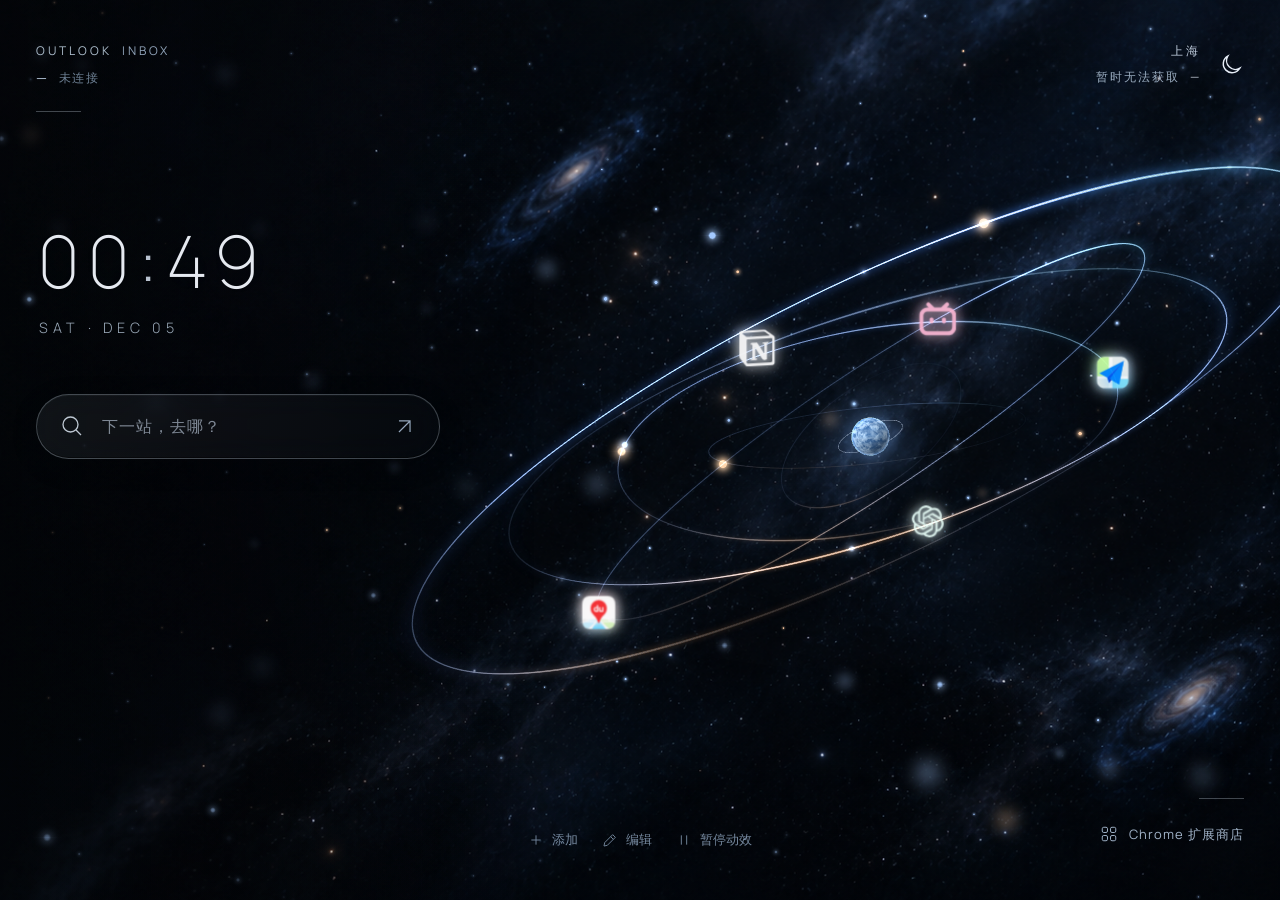
<file: index.html>
<!doctype html>
<html lang="zh-CN">
<head>
  <meta charset="utf-8">
  <meta name="viewport" content="width=device-width,initial-scale=1">
  <meta name="theme-color" content="#080b12">
  <meta name="description" content="Orbit，你的搜索与收藏星系。">
  <title>ORBIT · 你的新标签页</title>
  <link rel="stylesheet" href="style.css?v=18">
  <script src="app.js?v=18" defer></script>
</head>
<body>
  <div class="atmosphere" aria-hidden="true"></div>
  <canvas id="space" aria-hidden="true"></canvas>
  <div class="reading-shade" aria-hidden="true"></div>

  <header class="corner-header">
    <a id="inbox" class="inbox" href="https://outlook.live.com/mail/0/" target="_blank" rel="noopener noreferrer" aria-label="打开 Outlook 邮箱，未读数尚未连接">
      <svg viewBox="0 0 24 24" fill="none" stroke="currentColor" stroke-width="1.3" aria-hidden="true"><rect x="3" y="5" width="18" height="14" rx="3"/><path d="m4 7 8 6 8-6"/></svg>
      <span class="inbox-copy"><span class="inbox-heading">OUTLOOK <span>INBOX</span></span><span class="inbox-detail"><span id="unread-count">—</span> <span id="inbox-state">未连接</span></span></span>
    </a>
    <button class="weather" id="weather" aria-label="设置天气城市">
      <span class="weather-copy"><span id="weather-city">上海</span><span class="weather-reading"><span id="weather-detail">正在获取天气</span> <strong id="temperature">—</strong></span></span>
      <span id="weather-icon" aria-hidden="true"><svg viewBox="0 0 24 24" fill="none" stroke="currentColor" stroke-width="1.4"><path d="M20 15.6A8.5 8.5 0 0 1 8.4 4 8.5 8.5 0 1 0 20 15.6Z"/></svg></span>
    </button>
  </header>

  <main>
    <section class="launchpad" aria-label="时间与搜索">
      <h1 id="clock" aria-label="当前时间">00<span>:</span>00</h1>
      <div id="date" class="date"></div>
      <form id="search" role="search">
        <label class="sr-only" for="query">百度搜索或输入网址</label>
        <svg class="search-mark" viewBox="0 0 24 24" fill="none" stroke="currentColor" stroke-width="1.3" aria-hidden="true"><circle cx="10.5" cy="10.5" r="7.5"/><path d="m16 16 5 5"/></svg>
        <input id="query" name="wd" placeholder="下一站，去哪？" autocomplete="off" spellcheck="false">
        <button type="submit" aria-label="搜索"><svg viewBox="0 0 24 24" fill="none" stroke="currentColor" stroke-width="1.5" aria-hidden="true"><path d="M5 19 19 5M5 5h14v14"/></svg></button>
        <span class="engine">百度搜索 · 输入网址直达</span>
      </form>
    </section>

    <section class="orbit-stage" aria-label="收藏星系">
      <h2 class="sr-only">收藏网站</h2>
      <div id="shortcuts" class="shortcuts"></div>
      <div id="empty-state" class="empty-state" hidden>添加一个网站，点亮第一颗星。</div>
    </section>
  </main>

  <nav class="orbit-tools" aria-label="星系设置">
    <button id="add" type="button"><svg viewBox="0 0 24 24" fill="none" stroke="currentColor" stroke-width="1.4" aria-hidden="true"><path d="M12 5v14M5 12h14"/></svg><span>添加</span></button>
    <button id="edit" type="button" aria-pressed="false"><svg viewBox="0 0 24 24" fill="none" stroke="currentColor" stroke-width="1.4" aria-hidden="true"><path d="m4 16-1 5 5-1L20 8l-4-4L4 16Z"/><path d="m13 7 4 4"/></svg><span>编辑</span></button>
    <button id="motion" type="button" aria-pressed="false" aria-label="暂停动效"><svg class="pause-symbol" viewBox="0 0 24 24" fill="none" stroke="currentColor" stroke-width="1.4" aria-hidden="true"><path d="M8 5v14M16 5v14"/></svg><svg class="play-symbol" viewBox="0 0 24 24" fill="none" stroke="currentColor" stroke-width="1.4" aria-hidden="true"><path d="m8 5 11 7-11 7V5Z"/></svg><span>暂停动效</span></button>
  </nav>

  <a class="store" href="https://chromewebstore.google.com/" target="_blank" rel="noopener noreferrer"><svg viewBox="0 0 24 24" fill="none" stroke="currentColor" stroke-width="1.3" aria-hidden="true"><rect x="3" y="3" width="7" height="7" rx="2"/><rect x="14" y="3" width="7" height="7" rx="2"/><rect x="3" y="14" width="7" height="7" rx="2"/><rect x="14" y="14" width="7" height="7" rx="2"/></svg><span>Chrome 扩展商店</span></a>
  <p id="storage-notice" class="storage-notice" role="status" hidden></p>

  <dialog id="editor">
    <form id="link-form">
      <div class="dialog-head"><h2 id="dialog-title">添加网站</h2><button type="button" class="close" aria-label="关闭">×</button></div>
      <label>网站名称<input id="link-name" required maxlength="40" placeholder="例如：Notion"></label>
      <label>网址<input id="link-url" required placeholder="https://www.notion.so"></label>
      <p id="link-error" class="error" role="alert"></p>
      <div class="dialog-actions"><button type="button" id="delete" class="delete">删除</button><button class="save" type="submit">保存</button></div>
    </form>
  </dialog>
  <dialog id="city-dialog">
    <form id="city-form">
      <div class="dialog-head"><h2>天气城市</h2><button type="button" class="close" aria-label="关闭">×</button></div>
      <label>城市名称<input id="city-input" placeholder="上海 / Shanghai" required></label>
      <p class="hint">天气由 Open-Meteo 提供。</p>
      <p id="city-error" class="error" role="status"></p>
      <div id="city-results"></div>
      <button class="save" id="city-submit" type="submit">查找城市</button>
    </form>
  </dialog>
</body>
</html>
</file>
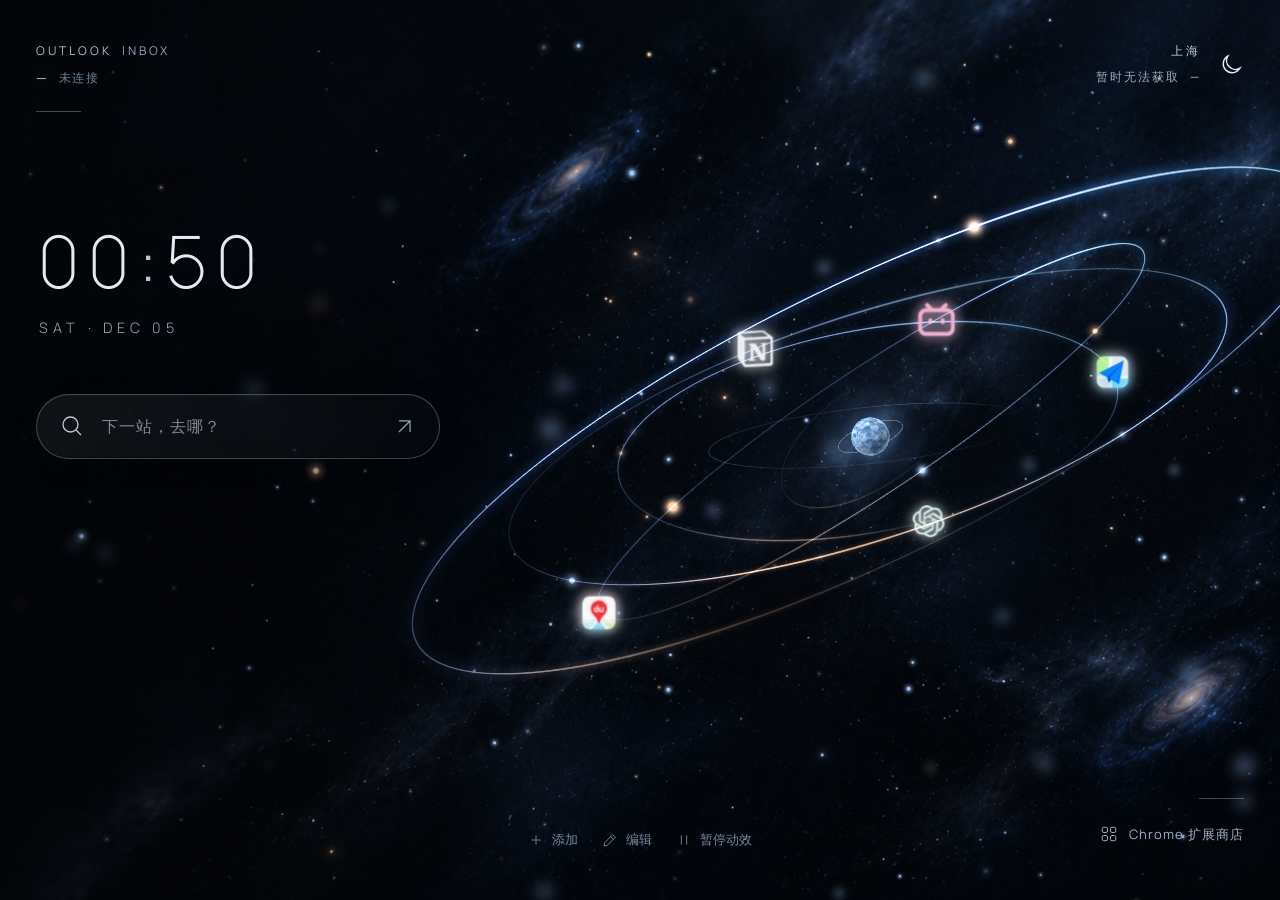
<file: extension/index.html>
<!doctype html>
<html lang="zh-CN">
<head>
  <meta charset="utf-8">
  <meta name="viewport" content="width=device-width,initial-scale=1">
  <meta name="theme-color" content="#05080c">
  <meta name="color-scheme" content="dark">
  <meta name="description" content="Orbit，你的搜索与收藏星系。">
  <title>ORBIT · 你的新标签页</title>
  <link rel="preload" href="fonts/Manrope-latin.woff2" as="font" type="font/woff2" crossorigin>
  <link rel="preload" href="assets/deep-space.png" as="image">
  <link rel="modulepreload" href="orbital-depth.js">
  <link rel="modulepreload" href="vendor/three.module.js">
  <link rel="modulepreload" href="vendor/three.core.js">
  <link rel="stylesheet" href="style.css">
  <script src="app.js" defer></script>
</head>
<body class="orbit-booting">
  <div class="atmosphere" aria-hidden="true"></div>
  <canvas id="space" aria-hidden="true"></canvas>
  <div class="reading-shade" aria-hidden="true"></div>

  <header class="corner-header">
    <a id="inbox" class="inbox" href="https://outlook.live.com/mail/0/" target="_blank" rel="noopener noreferrer" aria-label="打开 Outlook 邮箱，未读数尚未连接">
      <svg viewBox="0 0 24 24" fill="none" stroke="currentColor" stroke-width="1.3" aria-hidden="true"><rect x="3" y="5" width="18" height="14" rx="3"/><path d="m4 7 8 6 8-6"/></svg>
      <span class="inbox-copy"><span class="inbox-heading">OUTLOOK <span>INBOX</span></span><span class="inbox-detail"><span id="unread-count">—</span> <span id="inbox-state">未连接</span></span></span>
    </a>
    <button class="weather" id="weather" aria-label="设置天气城市">
      <span class="weather-copy"><span id="weather-city">上海</span><span class="weather-reading"><span id="weather-detail">正在获取天气</span> <strong id="temperature">—</strong></span></span>
      <span id="weather-icon" aria-hidden="true"><svg viewBox="0 0 24 24" fill="none" stroke="currentColor" stroke-width="1.4"><path d="M20 15.6A8.5 8.5 0 0 1 8.4 4 8.5 8.5 0 1 0 20 15.6Z"/></svg></span>
    </button>
  </header>

  <main>
    <section class="launchpad" aria-label="时间与搜索">
      <h1 id="clock" aria-label="当前时间">00<span>:</span>00</h1>
      <div id="date" class="date"></div>
      <form id="search" role="search">
        <label class="sr-only" for="query">百度搜索或输入网址</label>
        <svg class="search-mark" viewBox="0 0 24 24" fill="none" stroke="currentColor" stroke-width="1.3" aria-hidden="true"><circle cx="10.5" cy="10.5" r="7.5"/><path d="m16 16 5 5"/></svg>
        <input id="query" name="wd" placeholder="下一站，去哪？" autocomplete="off" spellcheck="false">
        <button type="submit" aria-label="搜索"><svg viewBox="0 0 24 24" fill="none" stroke="currentColor" stroke-width="1.5" aria-hidden="true"><path d="M5 19 19 5M5 5h14v14"/></svg></button>
        <span class="engine">百度搜索 · 输入网址直达</span>
      </form>
    </section>

    <section class="orbit-stage" aria-label="收藏星系">
      <h2 class="sr-only">收藏网站</h2>
      <div id="shortcuts" class="shortcuts"></div>
      <div id="empty-state" class="empty-state" hidden>添加一个网站，点亮第一颗星。</div>
    </section>
  </main>

  <nav class="orbit-tools" aria-label="星系设置">
    <button id="add" type="button"><svg viewBox="0 0 24 24" fill="none" stroke="currentColor" stroke-width="1.4" aria-hidden="true"><path d="M12 5v14M5 12h14"/></svg><span>添加</span></button>
    <button id="edit" type="button" aria-pressed="false"><svg viewBox="0 0 24 24" fill="none" stroke="currentColor" stroke-width="1.4" aria-hidden="true"><path d="m4 16-1 5 5-1L20 8l-4-4L4 16Z"/><path d="m13 7 4 4"/></svg><span>编辑</span></button>
    <button id="motion" type="button" aria-pressed="false" aria-label="暂停动效"><svg class="pause-symbol" viewBox="0 0 24 24" fill="none" stroke="currentColor" stroke-width="1.4" aria-hidden="true"><path d="M8 5v14M16 5v14"/></svg><svg class="play-symbol" viewBox="0 0 24 24" fill="none" stroke="currentColor" stroke-width="1.4" aria-hidden="true"><path d="m8 5 11 7-11 7V5Z"/></svg><span>暂停动效</span></button>
  </nav>

  <a class="store" href="https://chromewebstore.google.com/" target="_blank" rel="noopener noreferrer"><svg viewBox="0 0 24 24" fill="none" stroke="currentColor" stroke-width="1.3" aria-hidden="true"><rect x="3" y="3" width="7" height="7" rx="2"/><rect x="14" y="3" width="7" height="7" rx="2"/><rect x="3" y="14" width="7" height="7" rx="2"/><rect x="14" y="14" width="7" height="7" rx="2"/></svg><span>Chrome 扩展商店</span></a>
  <p id="storage-notice" class="storage-notice" role="status" hidden></p>

  <dialog id="editor">
    <form id="link-form">
      <div class="dialog-head"><h2 id="dialog-title">添加网站</h2><button type="button" class="close" aria-label="关闭">×</button></div>
      <label>网站名称<input id="link-name" required maxlength="40" placeholder="例如：Notion"></label>
      <label>网址<input id="link-url" required placeholder="https://www.notion.so"></label>
      <p id="link-error" class="error" role="alert"></p>
      <div class="dialog-actions"><button type="button" id="delete" class="delete">删除</button><button class="save" type="submit">保存</button></div>
    </form>
  </dialog>
  <dialog id="city-dialog">
    <form id="city-form">
      <div class="dialog-head"><h2>天气城市</h2><button type="button" class="close" aria-label="关闭">×</button></div>
      <label>城市名称<input id="city-input" placeholder="上海 / Shanghai" required></label>
      <p class="hint">天气由 Open-Meteo 提供。</p>
      <p id="city-error" class="error" role="status"></p>
      <div id="city-results"></div>
      <button class="save" id="city-submit" type="submit">查找城市</button>
    </form>
  </dialog>
</body>
</html>
</file>
<file: style.css>
@import url('https://fonts.googleapis.com/css2?family=Manrope:wght@200;300;400;500;600&display=swap');
:root{font-family:Manrope,"Segoe UI","PingFang SC","Microsoft YaHei",sans-serif;color:#e8ebf2;background:#05080c;font-synthesis:none;color-scheme:dark;--focus:#b9d1ee}
*{box-sizing:border-box}body{margin:0;min-height:100svh;overflow-x:hidden}button,input,a{-webkit-tap-highlight-color:transparent}button,input{font:inherit}button{cursor:pointer;color:inherit;border:0;background:none}button,a{touch-action:manipulation}a{color:inherit;text-decoration:none}button:focus-visible,a:focus-visible{outline:1px solid var(--focus);outline-offset:6px}[hidden]{display:none!important}svg{display:block}
.atmosphere{position:fixed;inset:0;z-index:0;pointer-events:none;background:#05080c url('assets/deep-space.png') center/cover no-repeat}
#space,.galaxy-canvas{position:fixed;inset:0;width:100%;height:100%;pointer-events:none;z-index:1}.galaxy-ready #space{display:none}.reading-shade{position:fixed;inset:0;z-index:2;pointer-events:none;background:linear-gradient(90deg,#03060955,transparent 42%),radial-gradient(ellipse at 66% 48%,transparent 35%,#02040720 85%)}
.corner-header{position:relative;z-index:8;display:flex;justify-content:space-between;align-items:flex-start;padding:4.7vh 2.8vw;pointer-events:none}.corner-header>*{pointer-events:auto}.inbox{position:relative;display:flex;align-items:flex-start;gap:13px;padding:0 0 25px;color:#aebfce}.inbox:after{content:"";position:absolute;bottom:0;left:0;width:45px;height:1px;background:#d4e2ed4d}.inbox>svg{display:none}.inbox-copy{display:flex;flex-direction:column;gap:9px}.inbox-heading{font-size:12px;font-weight:400;letter-spacing:3px}.inbox-heading>span{color:#91a4ba;margin-left:5px}.inbox-detail{display:flex;align-items:center;gap:10px;font-size:12px;letter-spacing:1.8px;color:#6e8195}#unread-count{color:#b8c9db;font-size:14px}.inbox:hover{color:#edf5ff}.weather{display:flex;align-items:center;gap:18px;text-align:right;padding:0;color:#becbdc}.weather-copy{display:flex;flex-direction:column;gap:8px}#weather-city{font-size:12px;letter-spacing:3px}.weather-reading{font-size:12px;letter-spacing:2px;color:#9aacbf}.weather-reading strong{font:inherit;color:#c3cdd9;margin-left:6px}#weather-icon svg{width:25px;height:25px;color:#e7eef7}.weather:hover #weather-city{color:#fff}
.launchpad{position:absolute;left:2.85vw;top:24.8vh;width:min(31.5vw,560px);z-index:6}h1{font-family:"Segoe UI Variable Display","Segoe UI",Manrope,"Helvetica Neue",sans-serif;font-size:clamp(72px,5.65vw,110px);font-weight:200;letter-spacing:5px;line-height:1.06;margin:0 0 18px;font-variant-numeric:tabular-nums;white-space:nowrap;color:#e5e9f0;text-shadow:0 0 30px #a9c8ec0c}h1 span{color:#b9c3d0;padding:0 .02em;font-weight:200}.date{font-size:clamp(14px,1.12vw,18px);font-weight:300;letter-spacing:4.8px;color:#9baab9;padding-left:3px}
#search{display:grid;grid-template-columns:24px minmax(0,1fr) 30px;column-gap:18px;position:relative;margin-top:57px;align-items:center;height:65px;padding:0 20px 0 23px;border:1px solid #d2e0ee45;border-radius:999px;background:linear-gradient(120deg,#d4e0ed12,#a6c9ea05);box-shadow:inset 0 1px 0 #f0f7ff08,inset 0 -1px 0 #0007,0 7px 28px #0002;backdrop-filter:blur(16px);transition:border-color .25s,background .25s,box-shadow .25s}#search:focus-within{border-color:#c0daf580;background:linear-gradient(120deg,#d4e0ed19,#a6c9ea09);box-shadow:0 0 32px #83b6e509,inset 0 1px 0 #f0f7ff10}.search-mark{width:24px;height:24px;color:#d1dce7;opacity:.9}#query{width:100%;min-width:0;padding:0;background:none;outline:0;border:0;font-size:16px;font-weight:300;color:#f1f5fa;letter-spacing:1px;line-height:1.5}#query::placeholder{color:#9ba6b5;opacity:.8}#query:focus::placeholder{color:#6d7d95}#search>button{width:32px;height:36px;display:grid;place-items:center;border-radius:50%;color:#95a7bc;transition:color .25s}#search>button svg{width:19px;height:19px}#search>button:hover{color:#fff}.engine{position:absolute;top:78px;left:24px;font-size:12px;color:#7c91a8;letter-spacing:1.5px;opacity:0;pointer-events:none;transition:opacity .25s}#search:focus-within .engine{opacity:.8}
.orbit-stage{position:fixed;inset:0;z-index:4;pointer-events:none}.shortcuts{position:absolute;left:45%;top:28%;width:50%;display:flex;flex-wrap:wrap;gap:18px 25px;pointer-events:none}.shortcut{position:relative;display:flex;align-items:center;gap:11px;pointer-events:auto;border:0;background:none;color:#bdc9d8;padding:9px 5px}.tile{position:relative;width:36px;height:36px;display:grid;place-items:center;flex-shrink:0;background:none;border:0;border-radius:0;box-shadow:none}.tile img{width:32px;height:32px;object-fit:contain;filter:drop-shadow(0 0 5px #b6d0ff66);transition:filter .25s,transform .25s}.monogram{font-size:27px;color:#e0eaf7;text-shadow:0 0 8px #c5dafa99,0 0 22px #a8c5ef66}.shortcut-name{font-size:14px;line-height:20px;white-space:nowrap}.edit-badge{position:absolute;top:0;right:0;color:#d6e1ee;font-size:12px}.empty-state{position:absolute;left:55%;top:76%;color:#93a7be;font-size:14px;letter-spacing:1px}
.galaxy-ready .shortcuts{inset:0;width:100%;height:100%;display:block}.galaxy-ready .shortcut{position:absolute;left:0;top:0;width:72px;height:72px;display:grid;place-items:center;padding:0;gap:0;transform:translate3d(0,0,0);border-radius:50%;transition:none;opacity:.95;z-index:1;will-change:transform;backface-visibility:hidden;contain:layout style}.galaxy-ready .tile{width:42px;height:42px;transform:scale(1);transition:none;will-change:transform}.galaxy-ready .tile img{width:34px;height:34px;filter:drop-shadow(0 0 4px #eaf3ff66) drop-shadow(0 0 13px var(--accent,#b5c9ef))}.galaxy-ready .shortcut-name{position:absolute;top:68px;left:50%;transform:translate(-50%,4px);opacity:0;pointer-events:none;padding:8px 13px;max-width:210px;overflow:hidden;text-overflow:ellipsis;background:#0b1525bf;backdrop-filter:blur(14px);border:1px solid #bdd5ee26;border-radius:8px;color:#d1deed;font-size:14px;letter-spacing:.4px;transition:opacity .22s,transform .22s}.galaxy-ready .shortcut.is-near .shortcut-name,.galaxy-ready .shortcut:hover .shortcut-name,.galaxy-ready .shortcut:focus-visible .shortcut-name,.galaxy-ready .shortcut.is-editing .shortcut-name{opacity:1;transform:translate(-50%,0)}.galaxy-ready .shortcut.is-near .tile img,.galaxy-ready .shortcut:hover .tile img,.galaxy-ready .shortcut:focus-visible .tile img{filter:drop-shadow(0 0 5px #eef6ff99) drop-shadow(0 0 17px var(--accent,#b5c9ef));transform:scale(1.07)}.galaxy-ready .edit-badge{top:7px;right:6px}.galaxy-ready .shortcut.has-webgl-halo .tile img{filter:drop-shadow(0 0 5px #deedfc66)}.galaxy-ready .shortcut.has-webgl-halo.is-near .tile img,.galaxy-ready .shortcut.has-webgl-halo:hover .tile img,.galaxy-ready .shortcut.has-webgl-halo:focus-visible .tile img{filter:drop-shadow(0 0 8px #e5effba0)}
.orbit-tools{position:fixed;z-index:10;bottom:4.7vh;left:50%;transform:translateX(-50%);display:flex;gap:24px}.orbit-tools button{display:inline-flex;align-items:center;gap:8px;min-height:36px;padding:6px 0;white-space:nowrap;font-size:13px;color:#76899f;transition:color .2s}.orbit-tools button>svg{width:16px;height:16px}.orbit-tools button:hover,.orbit-tools button:focus-visible{color:#e1ecf9}.orbit-tools .play-symbol{display:none}.motion-paused .pause-symbol{display:none}.motion-paused .play-symbol{display:block}.store{position:fixed;bottom:5.5vh;right:2.8vw;z-index:10;display:flex;align-items:center;gap:11px;font-size:13px;letter-spacing:1px;color:#a0b2c7;padding:7px 0}.store:before{content:"";position:absolute;top:-20px;right:0;width:45px;height:1px;background:#d4e2ed4d}.store svg{width:18px;height:18px}.store:hover{color:#e5effc}.storage-notice{position:fixed;z-index:20;top:130px;left:2.8vw;max-width:320px;font-size:13px;color:#d6bba2;background:#172030eb;padding:12px;border-radius:10px}
dialog{width:min(430px,calc(100% - 32px));padding:27px;border:1px solid #ffffff21;border-radius:20px;background:#111925;color:#e2e9f2;box-shadow:0 30px 100px #0007}dialog::backdrop{background:#03070bb3;backdrop-filter:blur(10px)}.dialog-head{display:flex;align-items:center;justify-content:space-between;margin-bottom:22px}h2{font-size:20px;font-weight:500;margin:0}.close{padding:0 4px;color:#8b9db2;font-size:26px}dialog label{display:block;font-size:14px;color:#a7b9cf;margin:18px 0}dialog input{display:block;width:100%;margin-top:9px;padding:13px;border:1px solid #ffffff20;border-radius:9px;background:#ffffff04;color:#eef4fa;font-size:16px;outline:0}dialog input:focus{border-color:#a6beda80}.dialog-actions{display:flex;justify-content:space-between;gap:20px;margin-top:25px}.save{background:#b8cce2;color:#111d2c;font-size:14px;border-radius:9px;padding:11px 20px}.save:disabled{opacity:.5;cursor:wait}.delete{color:#d9a6b0;font-size:14px;padding:10px 0}.error{font-size:13px;color:#edbac4}.hint{font-size:13px;line-height:1.6;color:#7c91aa}#city-results button{display:block;width:100%;text-align:left;padding:12px 10px;font-size:14px;border-radius:8px;margin:6px 0;background:#ffffff05}#city-results button:hover{background:#ffffff0d}#city-submit{margin-top:15px}.sr-only{position:absolute;width:1px;height:1px;overflow:hidden;clip:rect(0,0,0,0);white-space:nowrap}
@media(max-height:700px){#search{margin-top:36px;height:59px}.corner-header{padding-top:27px}.launchpad{top:24vh}.orbit-tools{bottom:22px}.store{bottom:28px}}
@media(max-width:1100px){.launchpad{width:34vw}h1{font-size:70px}.date{letter-spacing:3px}#search{column-gap:11px;padding-left:18px;padding-right:14px}#query{font-size:15px}.orbit-tools{gap:17px}}
@media(max-width:700px){.launchpad{left:7%;width:65%;top:23vh}h1{font-size:62px}.corner-header{padding:25px}.date{font-size:12px}.orbit-tools{bottom:70px;left:50%}.store{bottom:25px;right:24px}.inbox-heading>span{display:none}.reading-shade{background:linear-gradient(180deg,#03070b66,transparent 60%)}}
@media(prefers-reduced-motion:reduce){*,*::before,*::after{transition:none!important;animation:none!important}}
</file>
<file: extension/style.css>
@font-face{font-family:Manrope;font-style:normal;font-weight:200 600;font-display:swap;src:url('fonts/Manrope-latin.woff2') format('woff2')}
html,body{background-color:#05080c;color-scheme:dark}
.orbit-booting .shortcuts{visibility:hidden}
:root{font-family:Manrope,"Segoe UI","PingFang SC","Microsoft YaHei",sans-serif;color:#e8ebf2;background:#05080c;font-synthesis:none;color-scheme:dark;--focus:#b9d1ee}
*{box-sizing:border-box}body{margin:0;min-height:100svh;overflow-x:hidden}button,input,a{-webkit-tap-highlight-color:transparent}button,input{font:inherit}button{cursor:pointer;color:inherit;border:0;background:none}button,a{touch-action:manipulation}a{color:inherit;text-decoration:none}button:focus-visible,a:focus-visible{outline:1px solid var(--focus);outline-offset:6px}[hidden]{display:none!important}svg{display:block}
.atmosphere{position:fixed;inset:0;z-index:0;pointer-events:none;background:#05080c url('assets/deep-space.png') center/cover no-repeat}
#space,.galaxy-canvas{position:fixed;inset:0;width:100%;height:100%;pointer-events:none;z-index:1}.galaxy-ready #space{display:none}.reading-shade{position:fixed;inset:0;z-index:2;pointer-events:none;background:linear-gradient(90deg,#03060955,transparent 42%),radial-gradient(ellipse at 66% 48%,transparent 35%,#02040720 85%)}
.corner-header{position:relative;z-index:8;display:flex;justify-content:space-between;align-items:flex-start;padding:4.7vh 2.8vw;pointer-events:none}.corner-header>*{pointer-events:auto}.inbox{position:relative;display:flex;align-items:flex-start;gap:13px;padding:0 0 25px;color:#aebfce}.inbox:after{content:"";position:absolute;bottom:0;left:0;width:45px;height:1px;background:#d4e2ed4d}.inbox>svg{display:none}.inbox-copy{display:flex;flex-direction:column;gap:9px}.inbox-heading{font-size:12px;font-weight:400;letter-spacing:3px}.inbox-heading>span{color:#91a4ba;margin-left:5px}.inbox-detail{display:flex;align-items:center;gap:10px;font-size:12px;letter-spacing:1.8px;color:#6e8195}#unread-count{color:#b8c9db;font-size:14px}.inbox:hover{color:#edf5ff}.weather{display:flex;align-items:center;gap:18px;text-align:right;padding:0;color:#becbdc}.weather-copy{display:flex;flex-direction:column;gap:8px}#weather-city{font-size:12px;letter-spacing:3px}.weather-reading{font-size:12px;letter-spacing:2px;color:#9aacbf}.weather-reading strong{font:inherit;color:#c3cdd9;margin-left:6px}#weather-icon svg{width:25px;height:25px;color:#e7eef7}.weather:hover #weather-city{color:#fff}
.launchpad{position:absolute;left:2.85vw;top:24.8vh;width:min(31.5vw,560px);z-index:6}h1{font-family:"Segoe UI Variable Display","Segoe UI",Manrope,"Helvetica Neue",sans-serif;font-size:clamp(72px,5.65vw,110px);font-weight:200;letter-spacing:5px;line-height:1.06;margin:0 0 18px;font-variant-numeric:tabular-nums;white-space:nowrap;color:#e5e9f0;text-shadow:0 0 30px #a9c8ec0c}h1 span{color:#b9c3d0;padding:0 .02em;font-weight:200}.date{font-size:clamp(14px,1.12vw,18px);font-weight:300;letter-spacing:4.8px;color:#9baab9;padding-left:3px}
#search{display:grid;grid-template-columns:24px minmax(0,1fr) 30px;column-gap:18px;position:relative;margin-top:57px;align-items:center;height:65px;padding:0 20px 0 23px;border:1px solid #d2e0ee45;border-radius:999px;background:linear-gradient(120deg,#d4e0ed12,#a6c9ea05);box-shadow:inset 0 1px 0 #f0f7ff08,inset 0 -1px 0 #0007,0 7px 28px #0002;backdrop-filter:blur(16px);transition:border-color .25s,background .25s,box-shadow .25s}#search:focus-within{border-color:#c0daf580;background:linear-gradient(120deg,#d4e0ed19,#a6c9ea09);box-shadow:0 0 32px #83b6e509,inset 0 1px 0 #f0f7ff10}.search-mark{width:24px;height:24px;color:#d1dce7;opacity:.9}#query{width:100%;min-width:0;padding:0;background:none;outline:0;border:0;font-size:16px;font-weight:300;color:#f1f5fa;letter-spacing:1px;line-height:1.5}#query::placeholder{color:#9ba6b5;opacity:.8}#query:focus::placeholder{color:#6d7d95}#search>button{width:32px;height:36px;display:grid;place-items:center;border-radius:50%;color:#95a7bc;transition:color .25s}#search>button svg{width:19px;height:19px}#search>button:hover{color:#fff}.engine{position:absolute;top:78px;left:24px;font-size:12px;color:#7c91a8;letter-spacing:1.5px;opacity:0;pointer-events:none;transition:opacity .25s}#search:focus-within .engine{opacity:.8}
.orbit-stage{position:fixed;inset:0;z-index:4;pointer-events:none}.shortcuts{position:absolute;left:45%;top:28%;width:50%;display:flex;flex-wrap:wrap;gap:18px 25px;pointer-events:none}.shortcut{position:relative;display:flex;align-items:center;gap:11px;pointer-events:auto;border:0;background:none;color:#bdc9d8;padding:9px 5px}.tile{position:relative;width:36px;height:36px;display:grid;place-items:center;flex-shrink:0;background:none;border:0;border-radius:0;box-shadow:none}.tile img{width:32px;height:32px;object-fit:contain;filter:drop-shadow(0 0 5px #b6d0ff66);transition:filter .25s,transform .25s}.monogram{font-size:27px;color:#e0eaf7;text-shadow:0 0 8px #c5dafa99,0 0 22px #a8c5ef66}.shortcut-name{font-size:14px;line-height:20px;white-space:nowrap}.edit-badge{position:absolute;top:0;right:0;color:#d6e1ee;font-size:12px}.empty-state{position:absolute;left:55%;top:76%;color:#93a7be;font-size:14px;letter-spacing:1px}
.galaxy-ready .shortcuts{inset:0;width:100%;height:100%;display:block}.galaxy-ready .shortcut{position:absolute;left:0;top:0;width:72px;height:72px;display:grid;place-items:center;padding:0;gap:0;transform:translate3d(0,0,0);border-radius:50%;transition:none;opacity:.95;z-index:1;will-change:transform;backface-visibility:hidden;contain:layout style}.galaxy-ready .tile{width:42px;height:42px;transform:scale(1);transition:none;will-change:transform}.galaxy-ready .tile img{width:34px;height:34px;filter:drop-shadow(0 0 4px #eaf3ff66) drop-shadow(0 0 13px var(--accent,#b5c9ef))}.galaxy-ready .shortcut-name{position:absolute;top:68px;left:50%;transform:translate(-50%,4px);opacity:0;pointer-events:none;padding:8px 13px;max-width:210px;overflow:hidden;text-overflow:ellipsis;background:#0b1525bf;backdrop-filter:blur(14px);border:1px solid #bdd5ee26;border-radius:8px;color:#d1deed;font-size:14px;letter-spacing:.4px;transition:opacity .22s,transform .22s}.galaxy-ready .shortcut.is-near .shortcut-name,.galaxy-ready .shortcut:hover .shortcut-name,.galaxy-ready .shortcut:focus-visible .shortcut-name,.galaxy-ready .shortcut.is-editing .shortcut-name{opacity:1;transform:translate(-50%,0)}.galaxy-ready .shortcut.is-near .tile img,.galaxy-ready .shortcut:hover .tile img,.galaxy-ready .shortcut:focus-visible .tile img{filter:drop-shadow(0 0 5px #eef6ff99) drop-shadow(0 0 17px var(--accent,#b5c9ef));transform:scale(1.07)}.galaxy-ready .edit-badge{top:7px;right:6px}.galaxy-ready .shortcut.has-webgl-halo .tile img{filter:drop-shadow(0 0 5px #deedfc66)}.galaxy-ready .shortcut.has-webgl-halo.is-near .tile img,.galaxy-ready .shortcut.has-webgl-halo:hover .tile img,.galaxy-ready .shortcut.has-webgl-halo:focus-visible .tile img{filter:drop-shadow(0 0 8px #e5effba0)}
.orbit-tools{position:fixed;z-index:10;bottom:4.7vh;left:50%;transform:translateX(-50%);display:flex;gap:24px}.orbit-tools button{display:inline-flex;align-items:center;gap:8px;min-height:36px;padding:6px 0;white-space:nowrap;font-size:13px;color:#76899f;transition:color .2s}.orbit-tools button>svg{width:16px;height:16px}.orbit-tools button:hover,.orbit-tools button:focus-visible{color:#e1ecf9}.orbit-tools .play-symbol{display:none}.motion-paused .pause-symbol{display:none}.motion-paused .play-symbol{display:block}.store{position:fixed;bottom:5.5vh;right:2.8vw;z-index:10;display:flex;align-items:center;gap:11px;font-size:13px;letter-spacing:1px;color:#a0b2c7;padding:7px 0}.store:before{content:"";position:absolute;top:-20px;right:0;width:45px;height:1px;background:#d4e2ed4d}.store svg{width:18px;height:18px}.store:hover{color:#e5effc}.storage-notice{position:fixed;z-index:20;top:130px;left:2.8vw;max-width:320px;font-size:13px;color:#d6bba2;background:#172030eb;padding:12px;border-radius:10px}
dialog{width:min(430px,calc(100% - 32px));padding:27px;border:1px solid #ffffff21;border-radius:20px;background:#111925;color:#e2e9f2;box-shadow:0 30px 100px #0007}dialog::backdrop{background:#03070bb3;backdrop-filter:blur(10px)}.dialog-head{display:flex;align-items:center;justify-content:space-between;margin-bottom:22px}h2{font-size:20px;font-weight:500;margin:0}.close{padding:0 4px;color:#8b9db2;font-size:26px}dialog label{display:block;font-size:14px;color:#a7b9cf;margin:18px 0}dialog input{display:block;width:100%;margin-top:9px;padding:13px;border:1px solid #ffffff20;border-radius:9px;background:#ffffff04;color:#eef4fa;font-size:16px;outline:0}dialog input:focus{border-color:#a6beda80}.dialog-actions{display:flex;justify-content:space-between;gap:20px;margin-top:25px}.save{background:#b8cce2;color:#111d2c;font-size:14px;border-radius:9px;padding:11px 20px}.save:disabled{opacity:.5;cursor:wait}.delete{color:#d9a6b0;font-size:14px;padding:10px 0}.error{font-size:13px;color:#edbac4}.hint{font-size:13px;line-height:1.6;color:#7c91aa}#city-results button{display:block;width:100%;text-align:left;padding:12px 10px;font-size:14px;border-radius:8px;margin:6px 0;background:#ffffff05}#city-results button:hover{background:#ffffff0d}#city-submit{margin-top:15px}.sr-only{position:absolute;width:1px;height:1px;overflow:hidden;clip:rect(0,0,0,0);white-space:nowrap}
@media(max-height:700px){#search{margin-top:36px;height:59px}.corner-header{padding-top:27px}.launchpad{top:24vh}.orbit-tools{bottom:22px}.store{bottom:28px}}
@media(max-width:1100px){.launchpad{width:34vw}h1{font-size:70px}.date{letter-spacing:3px}#search{column-gap:11px;padding-left:18px;padding-right:14px}#query{font-size:15px}.orbit-tools{gap:17px}}
@media(max-width:700px){.launchpad{left:7%;width:65%;top:23vh}h1{font-size:62px}.corner-header{padding:25px}.date{font-size:12px}.orbit-tools{bottom:70px;left:50%}.store{bottom:25px;right:24px}.inbox-heading>span{display:none}.reading-shade{background:linear-gradient(180deg,#03070b66,transparent 60%)}}
@media(prefers-reduced-motion:reduce){*,*::before,*::after{transition:none!important;animation:none!important}}
</file>
